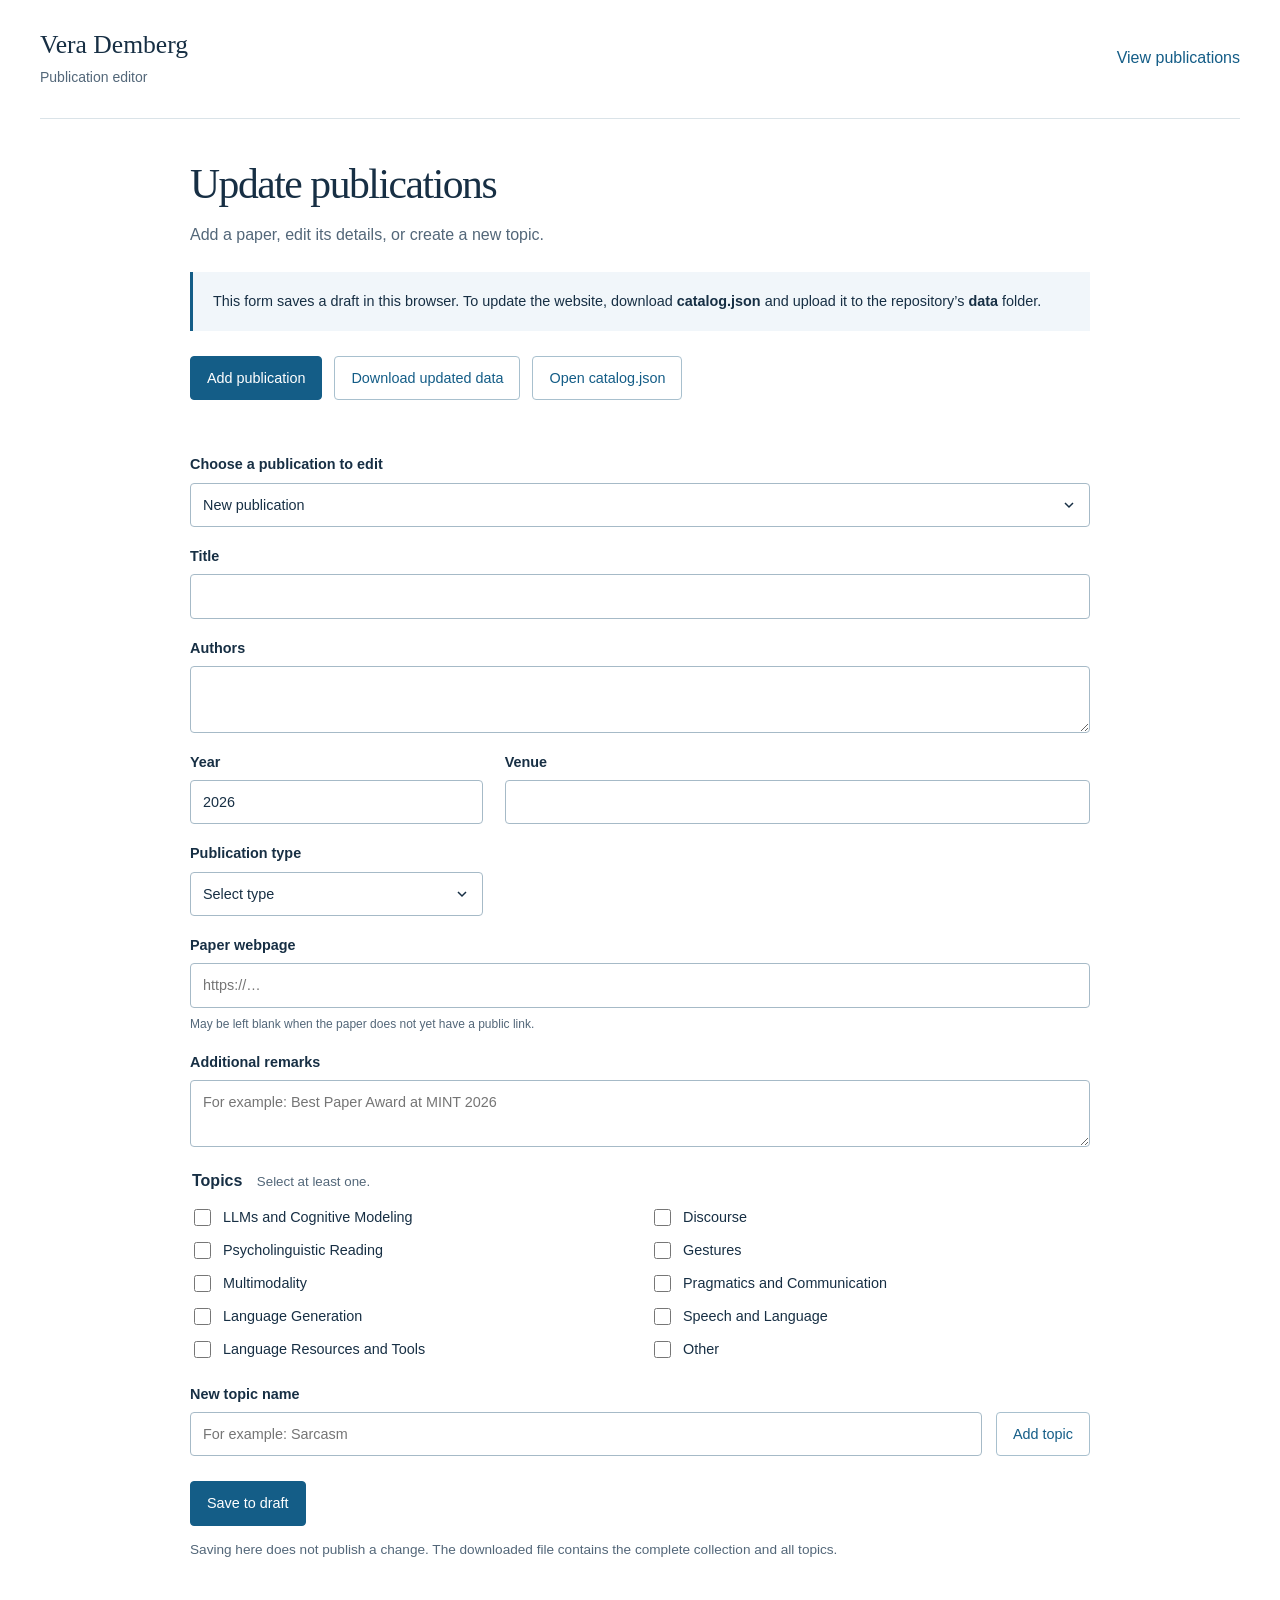
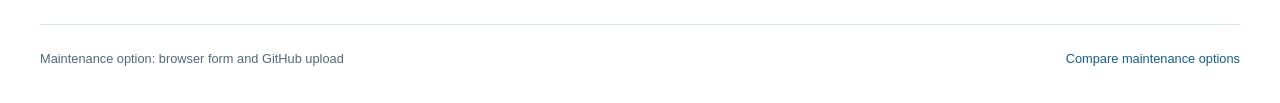
<file: editor.html>
<!doctype html><html lang="en"><head><meta charset="utf-8"><meta name="viewport" content="width=device-width,initial-scale=1"><meta name="robots" content="noindex,nofollow"><title>Publication editor · Vera Demberg</title><link rel="stylesheet" href="assets/style.css"><link rel="stylesheet" href="assets/editor.css"><script src="assets/editor-data.js" defer></script><script src="assets/editor.js" defer></script></head><body>
<header class="site-header wrap"><a class="identity" href="./">Vera Demberg<span>Publication editor</span></a><a href="./index.html">View publications</a></header>
<main class="wrap editor-main"><h1>Update publications</h1><p class="intro">Add a paper, edit its details, or create a new topic.</p><div class="editor-notice">This form saves a draft in this browser. To update the website, download <strong>catalog.json</strong> and upload it to the repository’s <strong>data</strong> folder.</div>
<div class="editor-actions"><button type="button" id="new-paper" class="primary">Add publication</button><button type="button" id="export-data">Download updated data</button><label class="upload-button">Open catalog.json<input id="import-data" type="file" accept="application/json,.json"></label></div><p id="editor-status" role="status" aria-live="polite"></p>
<label class="field">Choose a publication to edit<select id="paper-select"><option value="">New publication</option></select></label>
<form id="paper-form"><div class="form-grid"><label class="field full">Title<input name="title" required></label><label class="field full">Authors<textarea name="authors" rows="2" required></textarea></label><label class="field">Year<input name="year" type="number" min="1900" max="2100" required></label><label class="field">Venue<input name="venue" required></label><label class="field">Publication type<select name="publication_type" required><option value="">Select type</option><option value="journal">Journal</option><option value="conference">Conference</option><option value="workshop">Workshop</option><option value="preprint">Preprint</option><option value="other">Other</option></select></label><label class="field full">Paper webpage<input name="paper_url" type="url" placeholder="https://…"><small>May be left blank when the paper does not yet have a public link.</small></label><label class="field full">Additional remarks<textarea name="remarks" rows="2" placeholder="For example: Best Paper Award at MINT 2026"></textarea></label></div>
<fieldset class="editor-topics"><legend>Topics <small>Select at least one.</small></legend><div id="editor-topic-list"></div></fieldset>
<div class="new-topic-row"><label class="field">New topic name<input id="new-topic-name" placeholder="For example: Sarcasm"></label><button id="add-topic" type="button">Add topic</button></div><button class="primary" type="submit">Save to draft</button><p class="form-hint">Saving here does not publish a change. The downloaded file contains the complete collection and all topics.</p></form>
</main><footer class="wrap"><span>Maintenance option: browser form and GitHub upload</span><a href="https://github.com/liujia-lst/vera-publications#maintenance-options">Compare maintenance options</a></footer></body></html>
</file>
<file: assets/style.css>
:root{--ink:#172f44;--muted:#536779;--blue:#145d87;--border:#dae3e8;--pale:#f1f6fa;--accent:#197ca4;font-family:Arial,Helvetica,sans-serif;color:var(--ink);font-size:16px;background:#fff;line-height:1.55}*{box-sizing:border-box}body{margin:0}a{color:var(--blue);text-decoration:none}a:hover{text-decoration:underline}button,input,select,textarea{font:inherit}button,a,input,textarea,select{-webkit-tap-highlight-color:transparent}button{cursor:pointer}a:focus-visible,button:focus-visible,input:focus-visible,textarea:focus-visible,select:focus-visible{outline:3px solid #e79826;outline-offset:3px}.wrap{width:min(1200px,calc(100% - 80px));margin-inline:auto}.preview-note{background:var(--pale);border-bottom:1px solid var(--border);padding:9px 40px;font-size:.875rem;font-weight:600;color:#36576f}.preview-note span{font-weight:400;margin-left:16px}.site-header{display:flex;align-items:center;justify-content:space-between;padding-block:30px;border-bottom:1px solid var(--border);gap:24px}.identity{font-family:Georgia,'Times New Roman',serif;font-size:1.6rem;color:var(--ink);line-height:1.2}.identity:hover{text-decoration:none}.identity span{font: .875rem/1.5 Arial,Helvetica,sans-serif;display:block;color:var(--muted);margin-top:6px}nav{display:flex;gap:28px;font-size:.95rem}.page-heading{padding:52px 0 40px;display:flex;justify-content:space-between;align-items:flex-end;gap:24px}h1{font-family:Georgia,'Times New Roman',serif;font-weight:400;font-size:3.3rem;letter-spacing:-.035em;line-height:1.15;margin:0}.intro{margin:14px 0 0;color:var(--muted)}.layout{display:grid;grid-template-columns:255px minmax(0,1fr);gap:55px;align-items:start}.topic-panel-inner{position:sticky;top:24px}.topic-panel{align-self:stretch}.topic-panel h2{font-size:1.1rem;margin:0 0 16px}fieldset{border:0;padding:0;margin:12px 0}.topic-option{display:grid;grid-template-columns:17px 1fr auto;gap:10px;align-items:start;padding:11px 8px;margin:2px -8px;font-size:.9rem;cursor:pointer;border-radius:4px;line-height:1.4}.topic-option:has(input:checked){background:var(--pale);color:var(--blue)}.topic-option:hover{background:#f6f8fa}.topic-option input{width:16px;height:16px;margin:2px 0 0;accent-color:var(--blue)}.topic-count{font-size:.8rem;color:var(--muted);font-variant-numeric:tabular-nums;padding-top:1px}#clear-topics{display:flex;justify-content:space-between;width:100%;border:1px solid var(--border);background:white;color:var(--ink);padding:10px 12px;border-radius:4px;text-align:left;font-size:.9rem}#clear-topics[aria-pressed=true]{background:var(--blue);color:white;border-color:var(--blue)}.results-heading{display:flex;justify-content:space-between;gap:20px;align-items:center;border-bottom:1px solid var(--border);font-size:.875rem;color:var(--muted);padding-bottom:16px}.results-heading p{margin:0}.results-heading>span{white-space:nowrap;font-size:.8rem}.year-heading{display:flex;align-items:baseline;gap:14px;padding:26px 0 2px}.year-heading h2{font-family:Georgia,'Times New Roman',serif;font-weight:400;font-size:1.8rem;line-height:1.2;margin:0}.year-heading span{color:var(--muted);font-size:.8rem}.publication{padding:23px 0 25px;border-bottom:1px solid var(--border)}.publication h3{font-size:1.08rem;line-height:1.5;letter-spacing:.002em;margin:0 0 7px;font-weight:600}.publication h3 a{color:var(--blue)}.authors{font-size:.93rem;color:#344e63;margin:0 0 5px;line-height:1.65}.venue{font-size:.9rem;line-height:1.65;color:var(--muted);margin:0}.remarks{font-size:.875rem;color:var(--muted);margin:10px 0 0}.award{color:#855300;border-left:3px solid #d2a444;padding-left:10px}.paper-bottom{display:flex;justify-content:space-between;gap:18px;margin-top:13px;align-items:baseline}.paper-topics{display:flex;gap:6px;flex-wrap:wrap}.paper-topic{background:#f2f6f8;color:#3b617c;border:1px solid #e0e8ec;padding:3px 8px;font-size:.75rem;border-radius:3px;line-height:1.4}.paper-topic:hover{background:#e4eff6;border-color:#b5d0e2}.paper-links{display:flex;flex-wrap:wrap;gap:12px;flex-shrink:0;font-size:.8rem}.paper-links a{font-weight:600}footer.wrap{margin-top:64px;padding:24px 0 34px;border-top:1px solid var(--border);font-size:.8rem;color:var(--muted);display:flex;justify-content:space-between;gap:20px}.sr-only{position:absolute;width:1px;height:1px;padding:0;margin:-1px;overflow:hidden;clip:rect(0,0,0,0);white-space:nowrap;border:0}.skip-link{position:absolute;left:20px;top:-100px;background:white;padding:12px;z-index:5}.skip-link:focus{top:12px}[hidden]{display:none!important}#results:focus{outline:none}#empty-state{padding:32px 0;color:var(--muted)}
@media(max-width:900px){.wrap{width:calc(100% - 40px)}.layout{grid-template-columns:215px minmax(0,1fr);gap:30px}.paper-bottom{display:block}.paper-links{margin-top:12px}.site-header{align-items:flex-start}nav{gap:15px}}
@media(max-width:650px){.preview-note{padding:8px 20px;font-size:.8rem}.preview-note span{margin-left:8px}.site-header{padding-block:22px;display:block}.identity{font-size:1.4rem}.identity span{font-size:.8rem}nav{margin-top:18px;font-size:.85rem}.page-heading{padding:32px 0 26px;gap:12px;align-items:center}.page-heading h1{font-size:clamp(1.9rem,6.5vw,2.65rem)}.year-filter select{min-width:112px}h1{font-size:2.65rem}.intro{font-size:.9rem}.layout{display:block}.topic-panel-inner{position:static}.topic-panel{border:1px solid var(--border);border-radius:4px;padding:18px;margin-bottom:28px}.topic-panel fieldset{display:grid;grid-template-columns:1fr 1fr;column-gap:20px}.topic-option{font-size:.8rem;gap:8px;padding-block:9px}.results-heading{font-size:.8rem}.publication h3{font-size:1rem}.authors,.venue{font-size:.875rem}.year-heading{padding-top:24px}footer.wrap{display:block}footer a{display:block;margin-top:8px}}
@media(max-width:360px){.topic-panel fieldset{grid-template-columns:1fr}.preview-note span{display:block;margin-left:0}}
@media print{.preview-note,.topic-panel,.paper-topics,nav,.year-filter,.results-heading>span{display:none}.layout{display:block}.wrap{width:100%}.publication{break-inside:avoid}.page-heading{padding:20px 0}.site-header{padding:0 0 15px}.paper-links a:after{content:' (' attr(href) ')';font-weight:400}.paper-links{display:block;overflow-wrap:anywhere}footer.wrap{margin-top:25px}}

.year-filter{position:relative;flex-shrink:0}.year-filter:after{content:"";position:absolute;right:16px;top:17px;width:7px;height:7px;border-right:1.5px solid var(--ink);border-bottom:1.5px solid var(--ink);transform:rotate(45deg);pointer-events:none}.year-filter select{appearance:none;-webkit-appearance:none;background:white;border:1px solid var(--border);border-radius:4px;min-height:44px;min-width:130px;padding:9px 38px 9px 14px;color:var(--ink);cursor:pointer;font-size:.9rem}@media(max-width:650px){.year-filter select{min-width:112px}}

.type-heading{padding-top:20px;border-top:1px solid var(--border);margin-top:24px!important}.type-option{display:flex;align-items:center;gap:10px;padding:9px 8px;margin:2px -8px;font-size:.9rem;cursor:pointer;border-radius:4px}.type-option input{width:16px;height:16px;margin:0;accent-color:var(--blue)}.type-option:has(input:checked){background:var(--pale);color:var(--blue)}.type-option:hover{background:#f6f8fa}.publication{display:grid;grid-template-columns:minmax(0,1fr) auto;column-gap:24px}.publication-main{min-width:0}.paper-links{flex-direction:column;align-items:flex-end;align-self:start;gap:8px;padding-top:4px;margin:0;font-size:.875rem}.paper-links a{padding:3px 0}.paper-tags{margin-top:13px}.paper-type{margin-top:8px;background:white;color:var(--muted);border:1px solid var(--border);padding:3px 8px;font-size:.8rem;border-radius:3px;line-height:1.4}.paper-type:hover{background:var(--pale);color:var(--blue)}.award{display:flex;align-items:flex-start;gap:8px;border:0;padding-left:0}.award-medal{width:22px;height:26px;flex-shrink:0;margin-top:-2px}.topic-panel-inner{position:static}@media(max-width:650px){.topic-panel-inner{max-height:none;overflow:visible}.publication{column-gap:14px}.paper-links{font-size:.8rem}.type-option{font-size:.85rem}.type-heading{padding-top:18px;margin-top:18px!important}}@media print{.paper-type{display:none}.publication{display:block}.paper-links{padding-top:8px}.topic-panel-inner{max-height:none;overflow:visible}}
</file>
<file: assets/editor.css>
.editor-main{max-width:900px;padding-top:42px}.editor-main h1{font-size:2.6rem}.editor-notice{padding:18px 20px;margin:25px 0;background:var(--pale);border-left:3px solid var(--blue);font-size:.9rem}.editor-actions{display:flex;gap:12px;flex-wrap:wrap;margin-bottom:16px}button,.upload-button{background:#fff;color:var(--blue);border:1px solid #a8c0ce;padding:10px 16px;border-radius:4px;font-size:.9rem;cursor:pointer}.primary{background:var(--blue);color:white;border-color:var(--blue)}.upload-button{position:relative;display:inline-block}.upload-button input{position:absolute;width:100%;height:100%;inset:0;opacity:0;cursor:pointer}.upload-button:focus-within{outline:3px solid #e79826;outline-offset:3px}#editor-status{color:var(--blue);min-height:1.6em;font-size:.9rem}#editor-status.error{color:#9b2424}.field{display:flex;flex-direction:column;gap:7px;font-weight:600;font-size:.9rem;margin-bottom:18px}.field small{font-weight:400;color:var(--muted)}.field input,.field textarea,.field select{border:1px solid #a6bac7;border-radius:4px;padding:10px 12px;color:var(--ink);background:white;width:100%;font-weight:400}.field select{appearance:none;padding-right:36px;background-image:url("data:image/svg+xml,%3Csvg xmlns='http://www.w3.org/2000/svg' width='16' height='16'%3E%3Cpath d='m4 6 4 4 4-4' fill='none' stroke='%23172f44' stroke-width='1.5'/%3E%3C/svg%3E");background-repeat:no-repeat;background-position:right 12px center}.form-grid{display:grid;grid-template-columns:1fr 2fr;gap:0 22px}.full{grid-column:1/-1}.editor-topics{margin:4px 0 22px}.editor-topics legend{font-weight:600}.editor-topics legend small{font-weight:400;color:var(--muted);margin-left:10px}#editor-topic-list{display:grid;grid-template-columns:1fr 1fr;gap:10px 20px;margin-top:12px}#editor-topic-list label{display:flex;align-items:center;gap:9px;font-size:.9rem;cursor:pointer}#editor-topic-list input{width:17px;height:17px;accent-color:var(--blue)}.new-topic-row{display:flex;align-items:flex-end;gap:14px;margin-bottom:25px}.new-topic-row .field{flex:1;margin-bottom:0}.form-hint{font-size:.85rem;color:var(--muted)}@media(max-width:650px){.form-grid{display:block}#editor-topic-list{grid-template-columns:1fr}.editor-main{padding-top:28px}.editor-main h1{font-size:2rem}.new-topic-row{align-items:stretch;flex-direction:column}.editor-actions button{width:100%}#paper-select{font-size:.85rem}}
</file>
